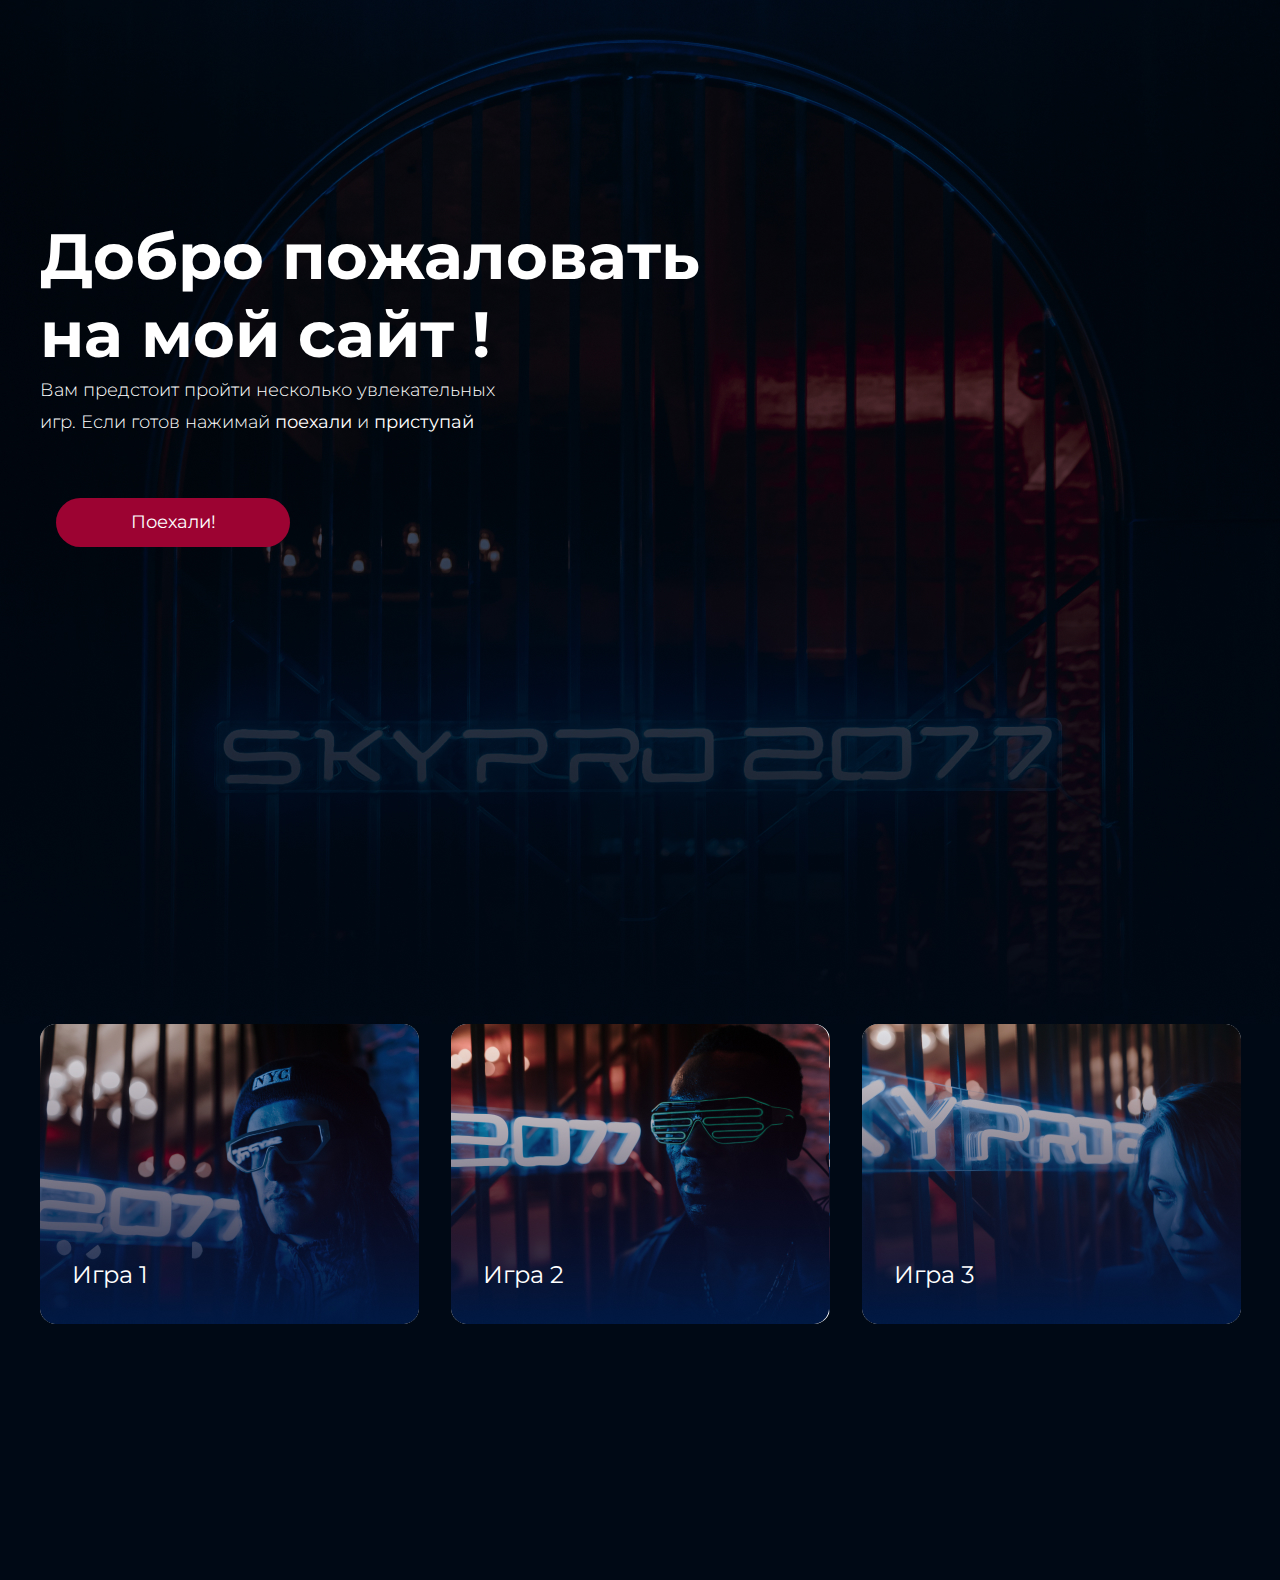
<file: Homework1/index.html>
<!DOCTYPE html>
<html lang="ru">

<head>
    <meta charset="UTF-8">
    <meta name="viewport" content="width=device-width, initial-scale=1.0">
    <title>Homework1</title>
    <link rel="preconnect" href="https://fonts.googleapis.com">
    <link rel="preconnect" href="https://fonts.gstatic.com" crossorigin>
    <link href="https://fonts.googleapis.com/css2?family=Montserrat:wght@400;700&display=swap" rel="stylesheet">
    <link rel="stylesheet" href="style.css">
</head>

<body>
    <div class="top center">
        <div class="top__gradient center">
            <header class="header">
                <h1 class="h1">Добро пожаловать <br> на мой сайт !</h1>
                <p class="p">Вам предстоит пройти несколько увлекательных игр. Если готов нажимай <b>поехали</b> и
                    <b>приступай</b>
                </p>

                <button class="button">Поехали!</button>

            </header>
        </div>
    </div>

    <footer class="footer">
        <section class="footergame">
            <div class="footerimg1">
                <p class="footer__text">Игра 1</p>
            </div>
            <div class="footerimg2">
                <p class="footer__text">Игра 2</p>
            </div>
            <div class="footerimg3">
                <p class="footer__text">Игра 3</p>
            </div>
        </section>
    </footer>

</body>


</html>
</file>
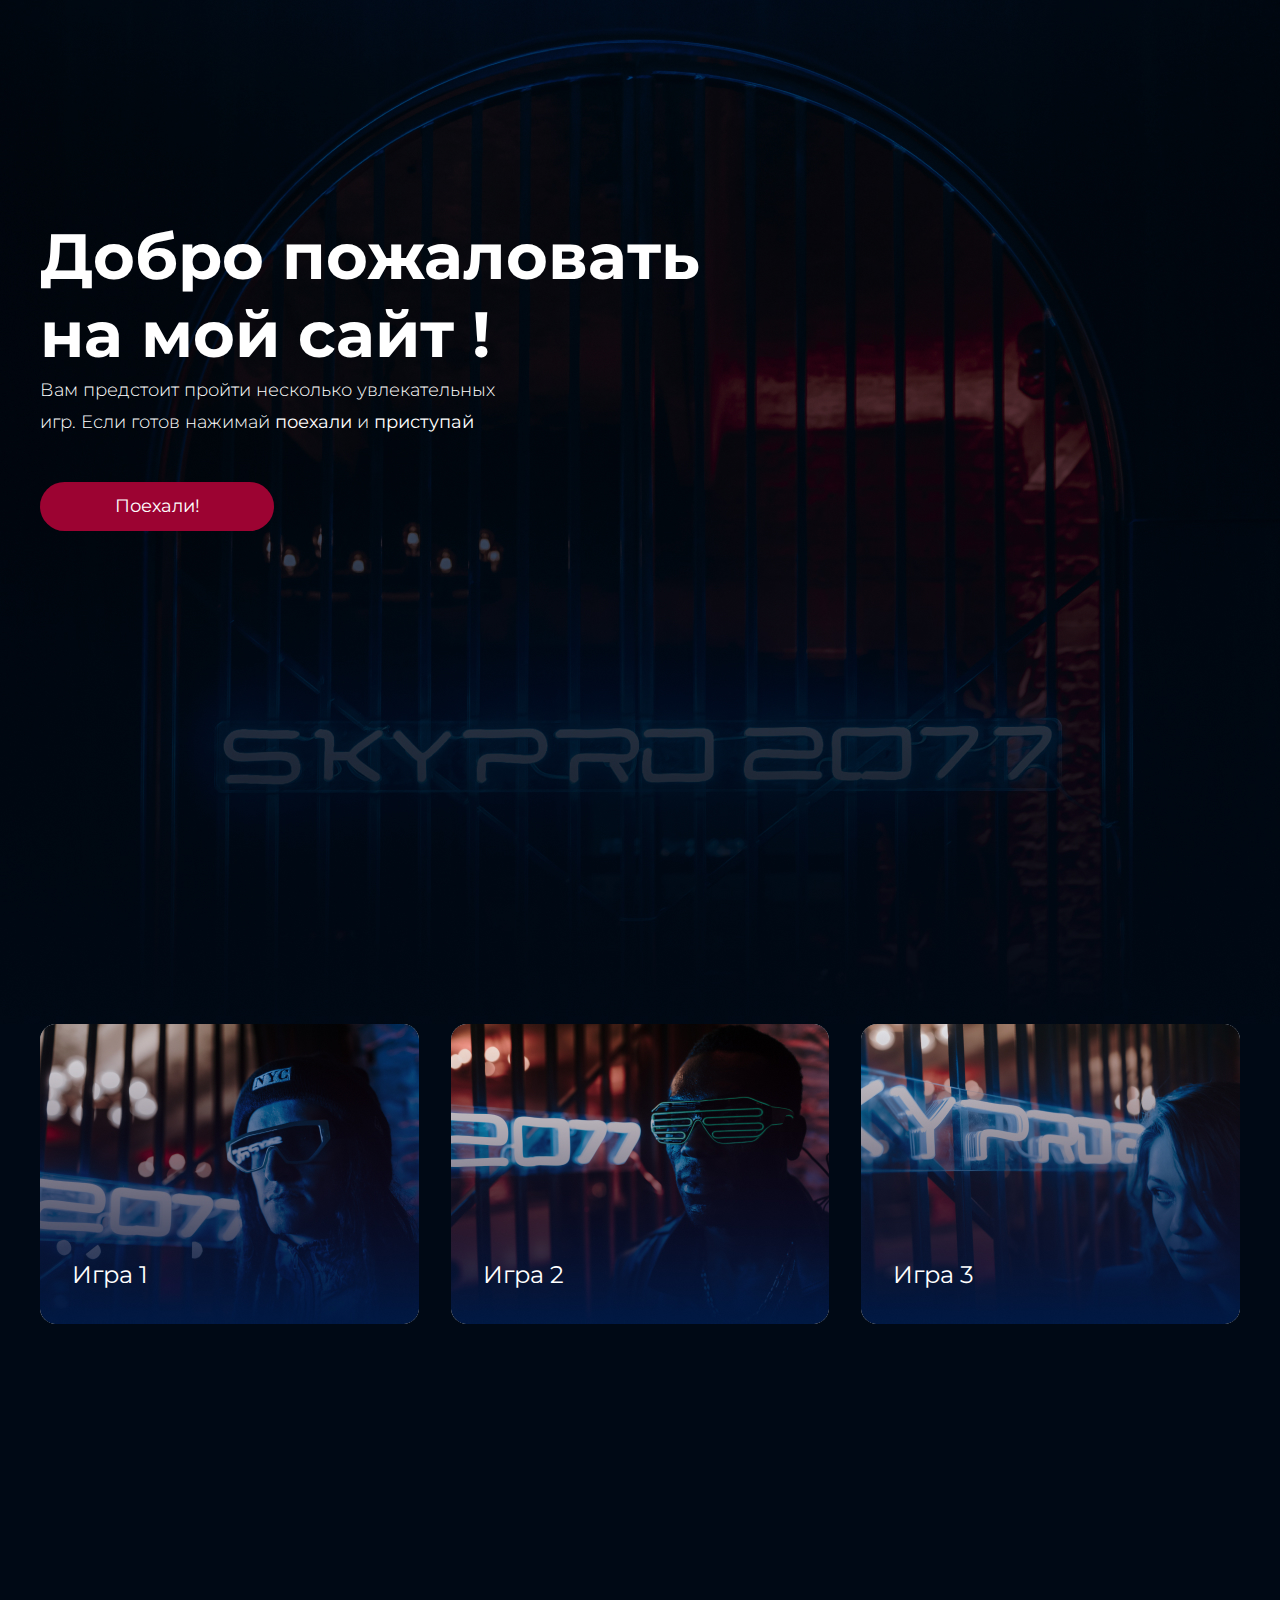
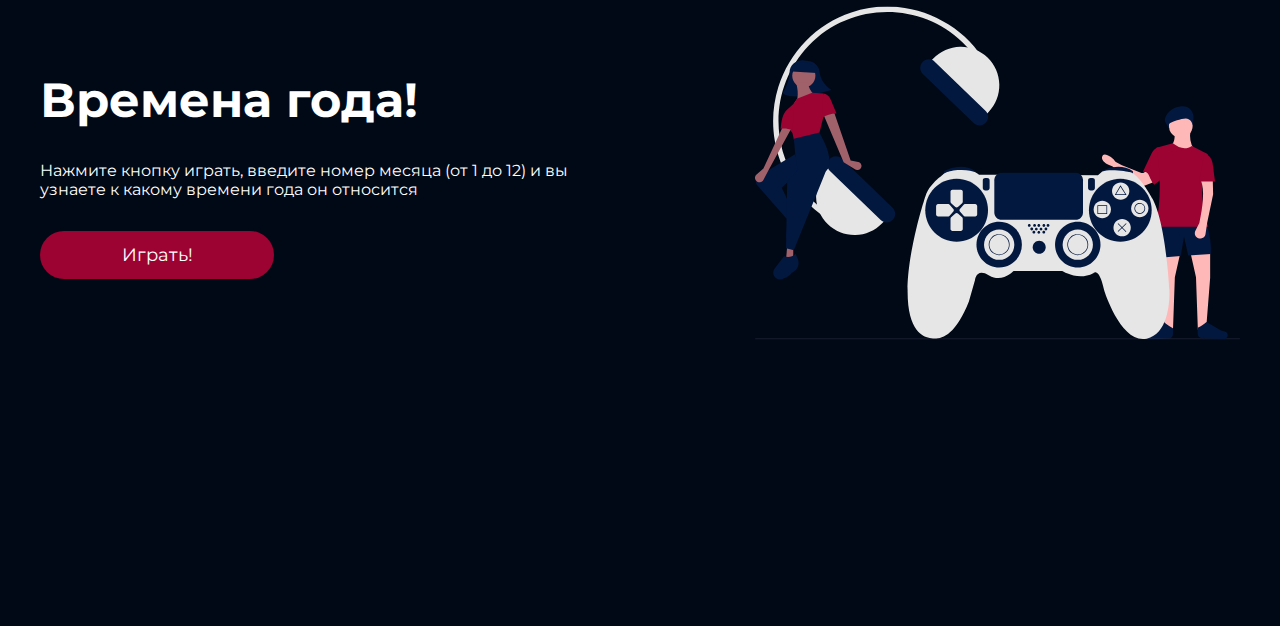
<file: Homework3/index.html>
<!DOCTYPE html>
<html lang="ru">

<head>
    <meta charset="UTF-8">
    <meta name="viewport" content="width=device-width, initial-scale=1.0">
    <title>Homework1</title>
    <link rel="preconnect" href="https://fonts.googleapis.com">
    <link rel="preconnect" href="https://fonts.gstatic.com" crossorigin>
    <link href="https://fonts.googleapis.com/css2?family=Montserrat:wght@400;700&display=swap" rel="stylesheet">
    <link rel="stylesheet" href="style.css">
</head>

<body>
    <div class="top center">
        <div class="top__gradient center">
            <header class="header">
                <h1 class="h1">Добро пожаловать <br> на мой сайт !</h1>
                <p class="p">Вам предстоит пройти несколько увлекательных игр. Если готов нажимай <b>поехали</b> и
                    <b>приступай</b>
                </p>

                <button class="button">Поехали!</button>

            </header>
        </div>
    </div>

    <footer class="footer center">
        <section class="footergame">
            <div class="footerimg1">
                <p class="footer__text">Игра 1</p>
            </div>
            <div class="footerimg2">
                <p class="footer__text">Игра 2</p>
            </div>
            <div class="footerimg3">
                <p class="footer__text">Игра 3</p>
            </div>
        </section>
        <section class="bottomsection">
            <div class="bottomdiv">
                <h3 class="bottomtitle">Времена года!</h3>
                <p class="bottomparagraph">Нажмите кнопку играть, введите номер месяца (от 1 до 12) и вы узнаете к
                    какому
                    времени года он относится</p>
                <button class="button">Играть!</button>
            </div>
            <div>
                <img class="bottomimg" src="img/bottompic.svg" alt="bottompic">
            </div>
        </section>
    </footer>

</body>


</html>
</file>
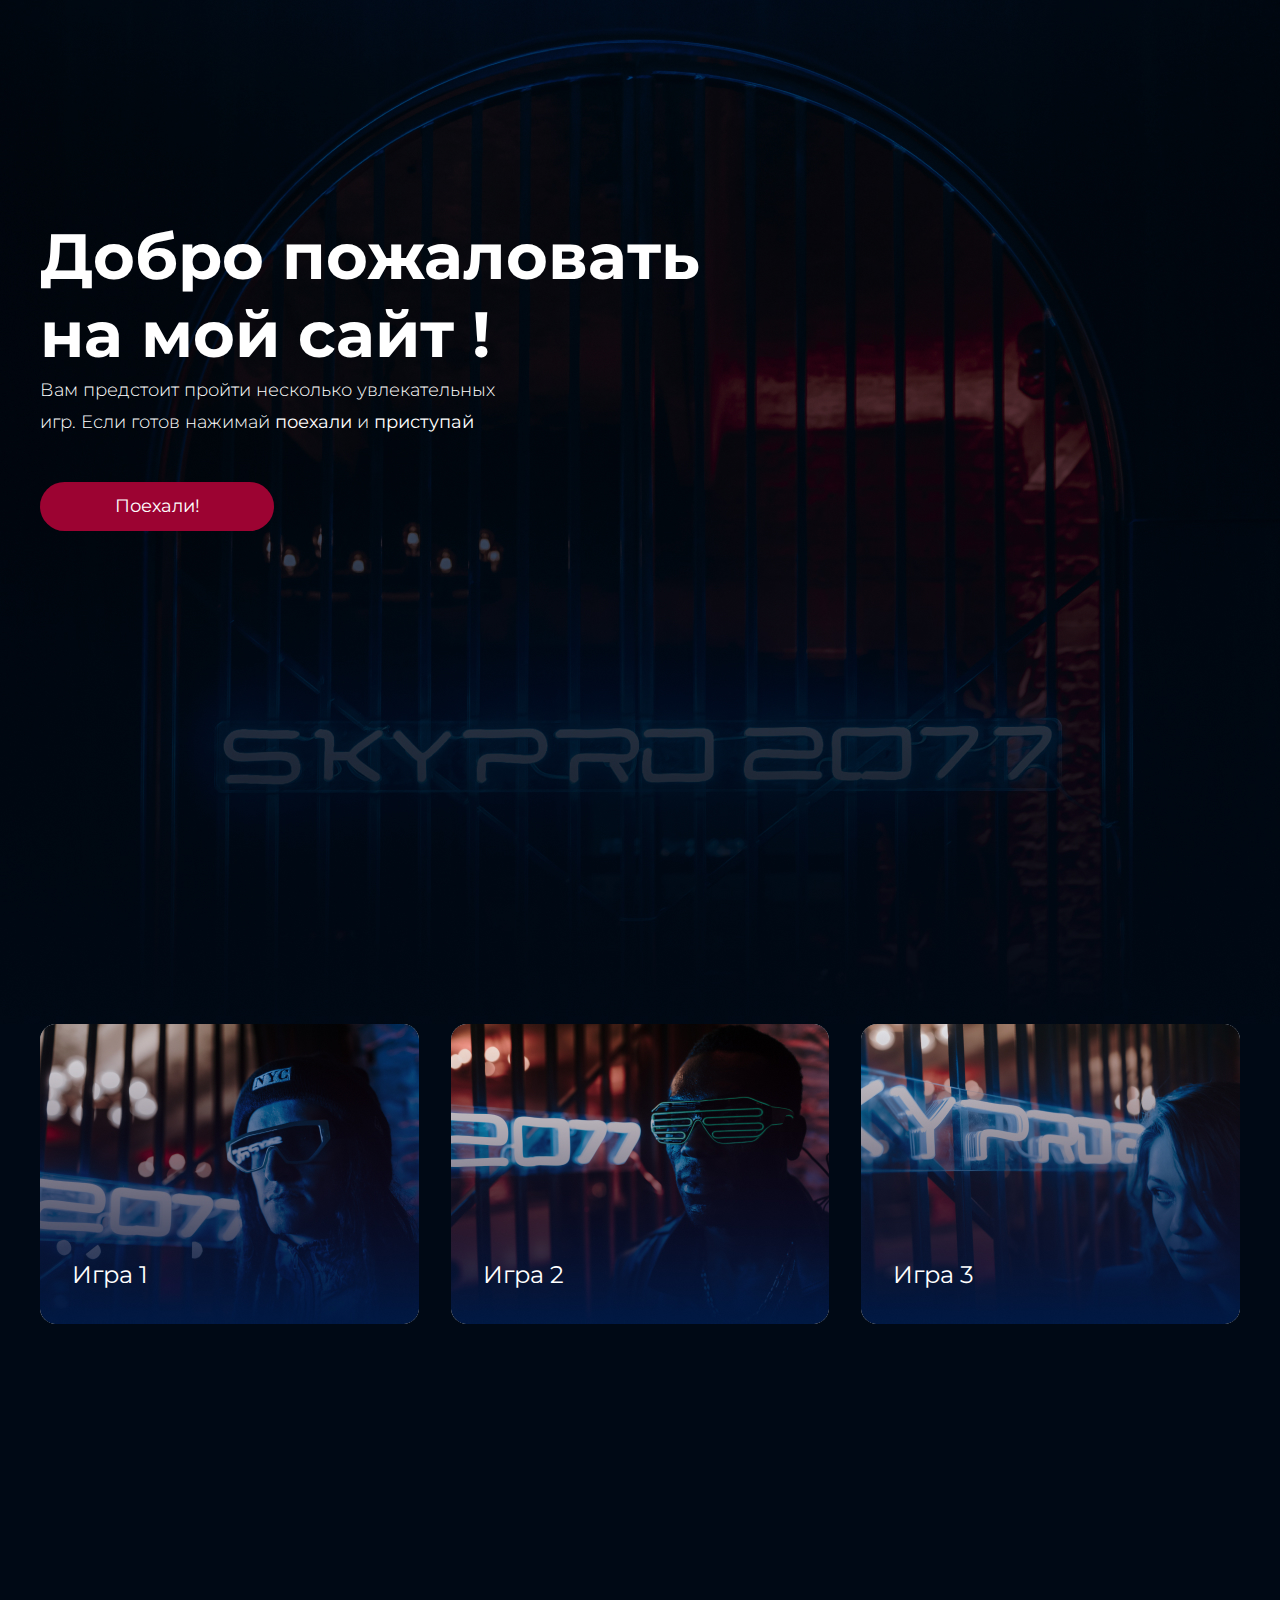
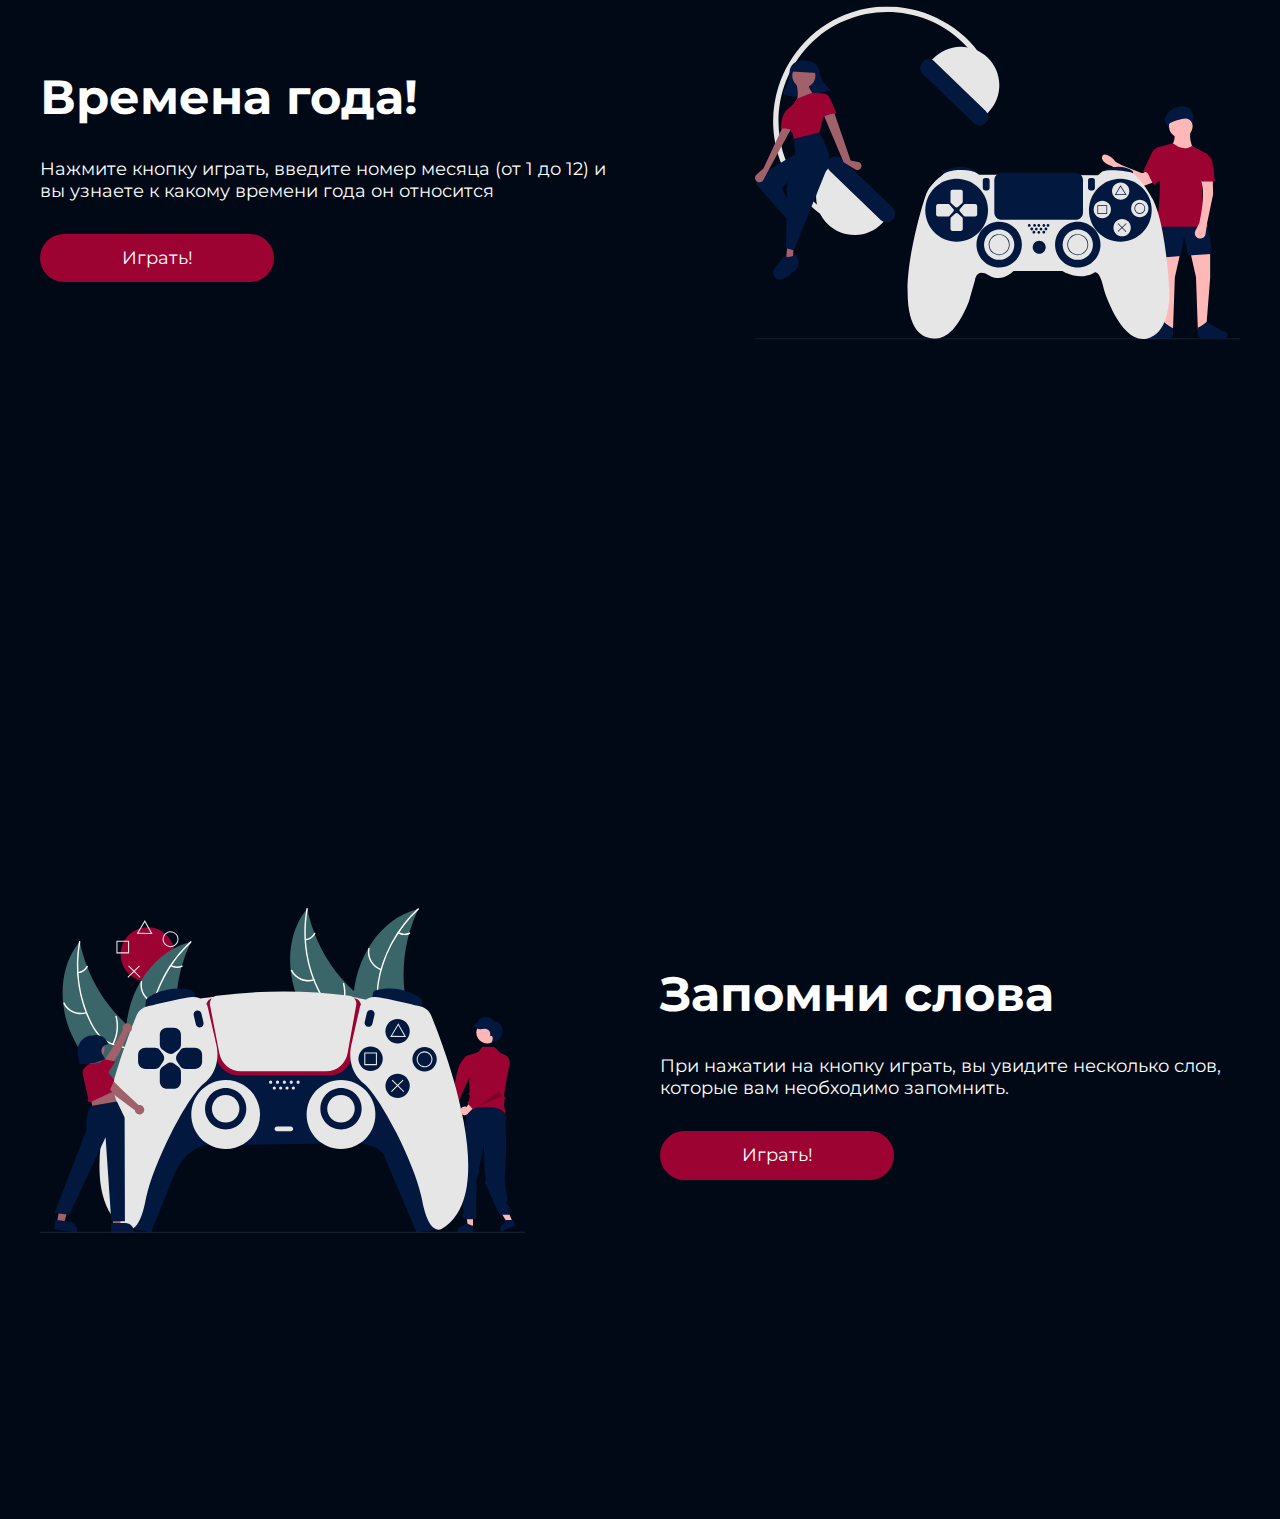
<file: Homework4/index.html>
<!DOCTYPE html>
<html lang="ru">

<head>
    <meta charset="UTF-8">
    <meta name="viewport" content="width=device-width, initial-scale=1.0">
    <title>Homework1</title>
    <link rel="preconnect" href="https://fonts.googleapis.com">
    <link rel="preconnect" href="https://fonts.gstatic.com" crossorigin>
    <link href="https://fonts.googleapis.com/css2?family=Montserrat:wght@400;700&display=swap" rel="stylesheet">
    <link rel="stylesheet" href="style.css">
</head>

<body>
    <div class="top center">
        <div class="top__gradient center">
            <header class="header">
                <h1 class="h1">Добро пожаловать <br> на мой сайт !</h1>
                <p class="p">Вам предстоит пройти несколько увлекательных игр. Если готов нажимай <b>поехали</b> и
                    <b>приступай</b>
                </p>

                <button class="button">Поехали!</button>

            </header>
        </div>
    </div>

    <footer class="footer center">
        <section class="footergame">
            <div class="footerimg1">
                <p class="footer__text">Игра 1</p>
            </div>
            <div class="footerimg2">
                <p class="footer__text">Игра 2</p>
            </div>
            <div class="footerimg3">
                <p class="footer__text">Игра 3</p>
            </div>
        </section>
        <section class="bottomsection">
            <div class="bottomdiv">
                <h3 class="bottomtitle">Времена года!</h3>
                <p class="bottomparagraph">Нажмите кнопку играть, введите номер месяца (от 1 до 12) и вы узнаете к
                    какому
                    времени года он относится</p>
                <button class="button">Играть!</button>
            </div>
            <div>
                <img class="bottomimg" src="img/bottompic.svg" alt="bottompic">
            </div>
        </section>
        <section class="bottomsection2">
            <div>
                <img class="bottomimg" src="img/bottom2pic.svg" alt="bottom2pic">
            </div>
            <div class="bottomdiv2">
                <h4 class="bottomtitle">Запомни слова</h4>
                <p class="bottomparagraph">При нажатии на кнопку играть, вы увидите несколько слов, которые вам необходимо запомнить.</p>
                <button class="button">Играть!</button>
            </div>
        </section>
    </footer>

</body>


</html>
</file>
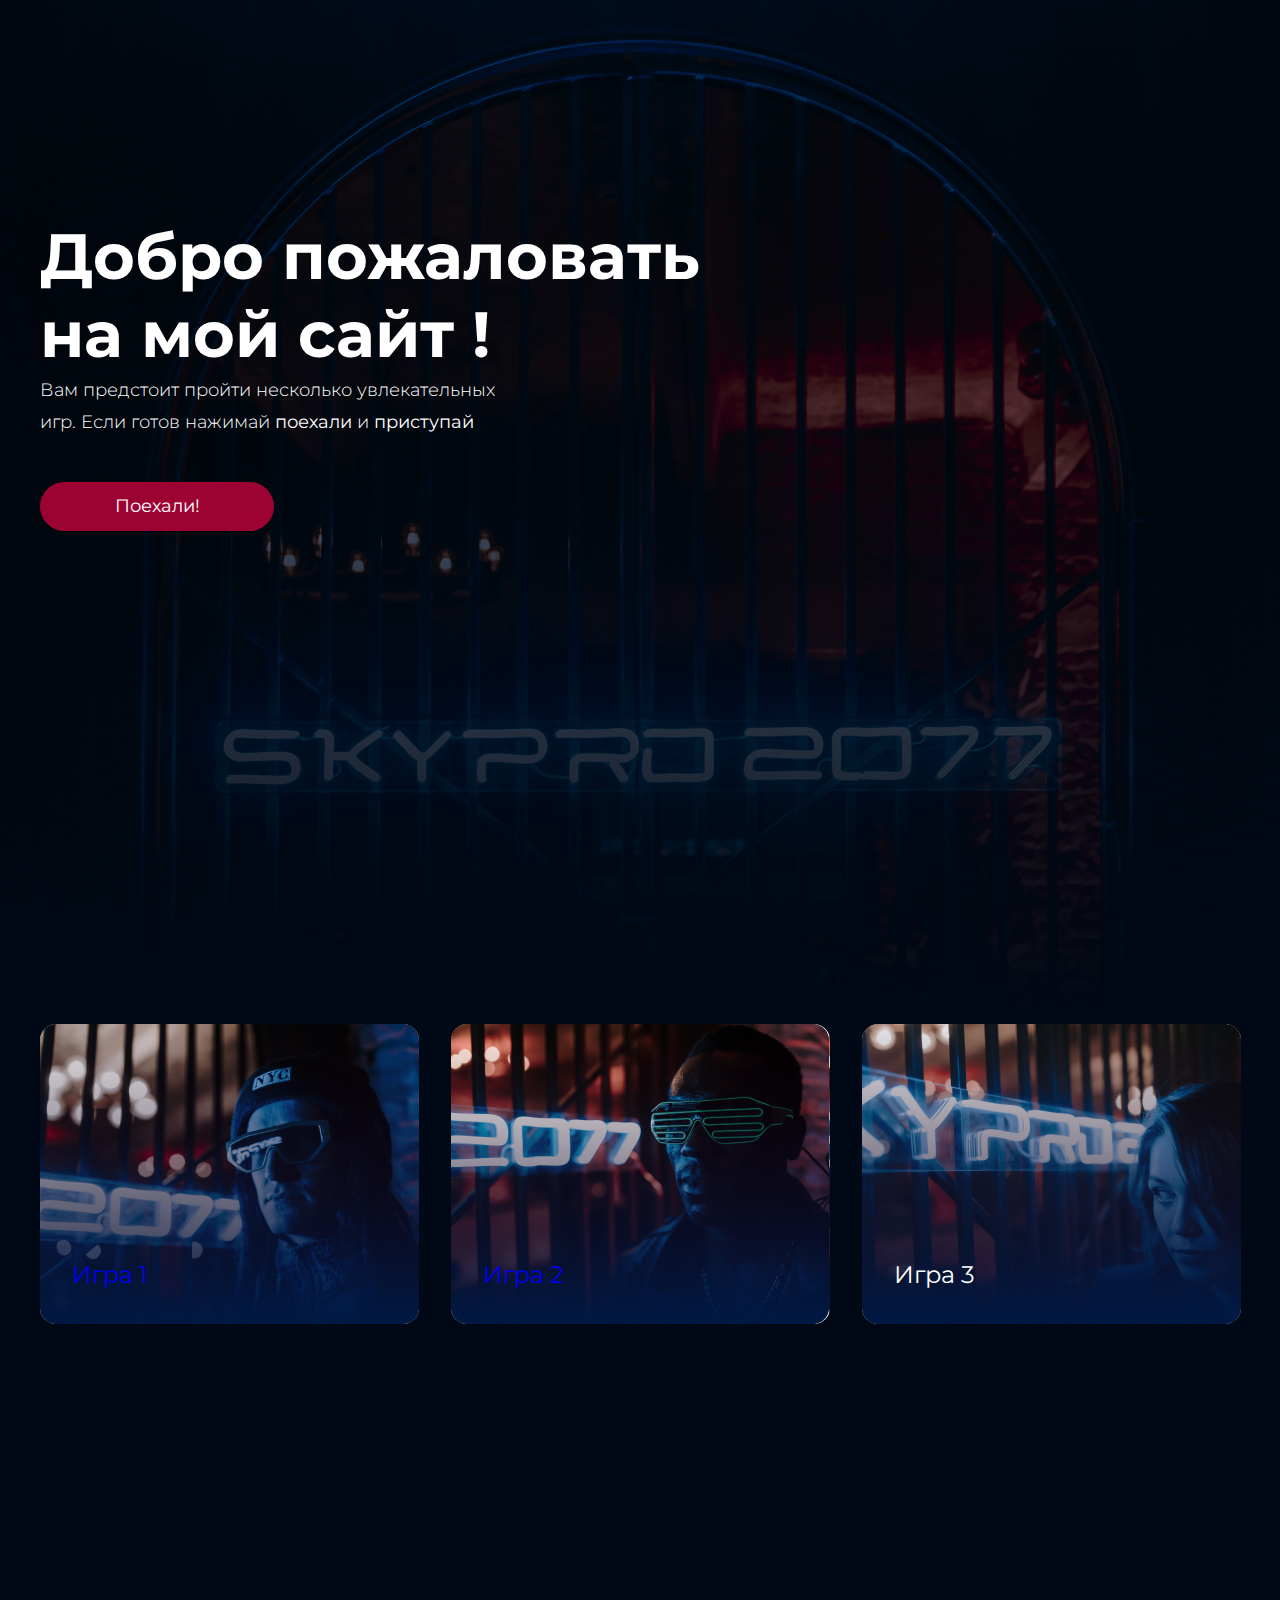
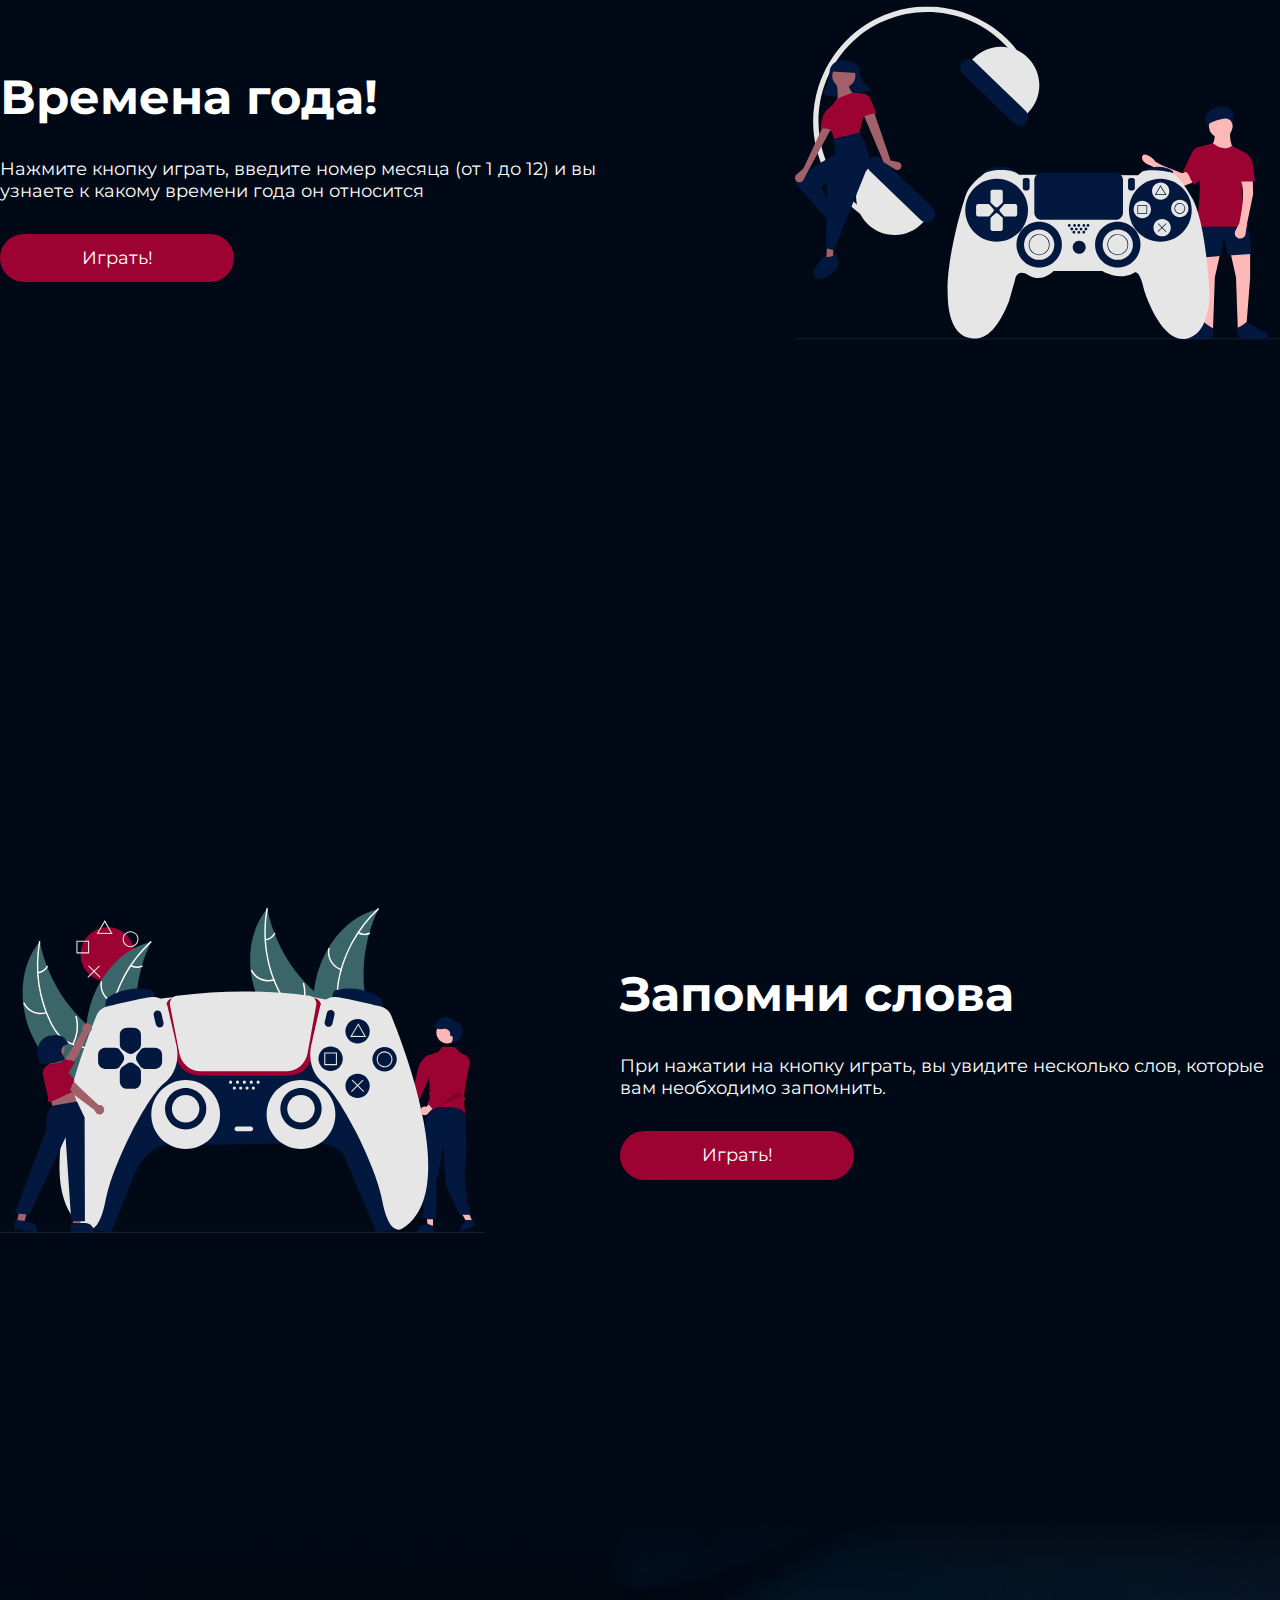
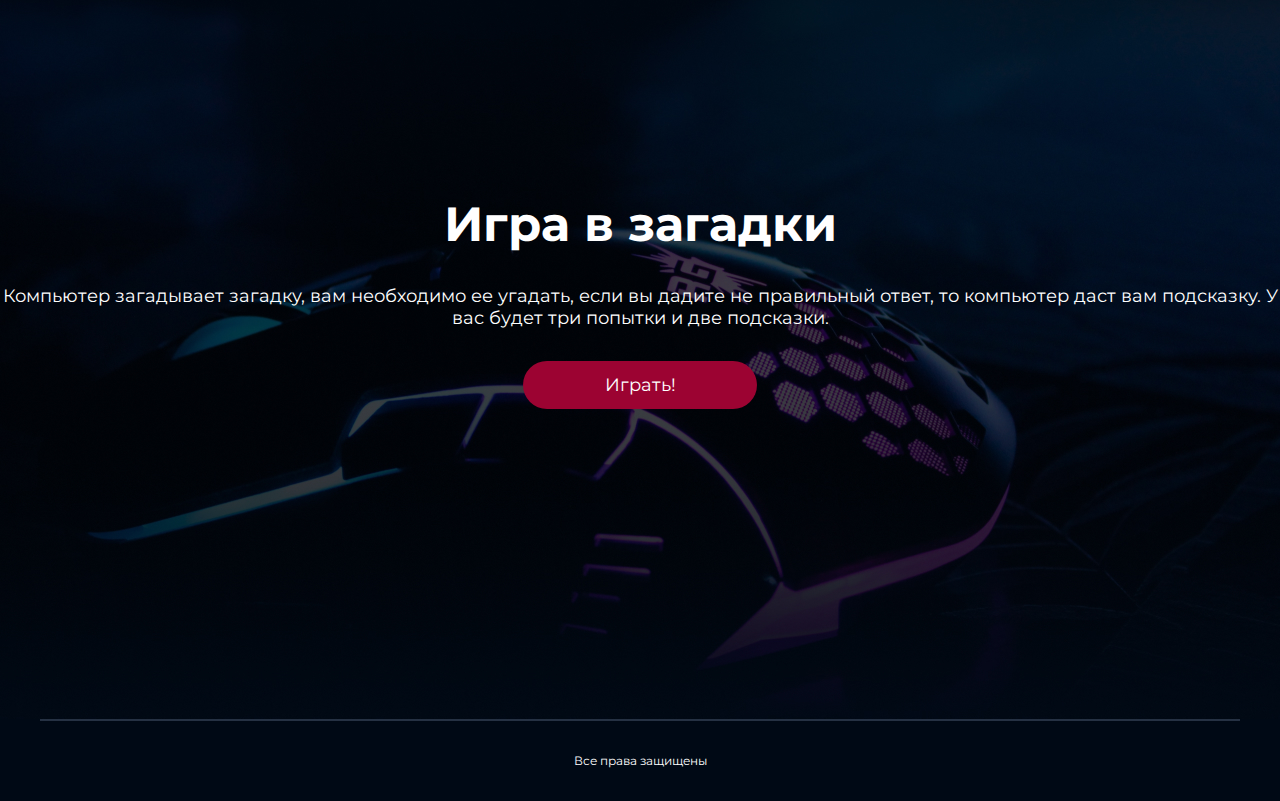
<file: Homework7/index.html>
<!DOCTYPE html>
<html lang="ru">

<head>
    <meta charset="UTF-8">
    <meta name="viewport" content="width=device-width, initial-scale=1.0">
    <title>Homework1</title>
    <link rel="preconnect" href="https://fonts.googleapis.com">
    <link rel="preconnect" href="https://fonts.gstatic.com" crossorigin>
    <link href="https://fonts.googleapis.com/css2?family=Montserrat:wght@400;700&display=swap" rel="stylesheet">
    <link rel="stylesheet" href="style.css">
</head>

<body>
    <div class="top center">
        <div class="top__gradient center">
            <header class="header">
                <h1 class="h1">Добро пожаловать <br> на мой сайт !</h1>
                <p class="p">Вам предстоит пройти несколько увлекательных игр. Если готов нажимай <b>поехали</b>
                    и
                    <b>приступай</b>
                </p>

                <button class="button">Поехали!</button>

            </header>
        </div>
    </div>


    <section class="footergame">

        <a href="#game1">
            <div class="footerimg1">
                <p class="footer__text">Игра 1</p>
            </div>
        </a>

        <a href="#game2">
            <div class="footerimg2">
                <p class="footer__text">Игра 2</p>
            </div>
        </a>


        <div class="footerimg3">
            <p class="footer__text">Игра 3</p>
        </div>
    </section>

    <div class="body">
        <section class="bottomsection" id="game1">
            <div class="bottomdiv">
                <h3 class="bottomtitle">Времена года!</h3>
                <p class="bottomparagraph">Нажмите кнопку играть, введите номер месяца (от 1 до 12) и вы узнаете
                    к
                    какому
                    времени года он относится</p>
                <button class="button" onclick="monthNumber()">Играть!</button>
            </div>
            <div>
                <img class="bottomimg" src="img/bottompic.svg" alt="bottompic">
            </div>
        </section>
        <section class="bottomsection2" id="game2">
            <div>
                <img class="bottomimg" src="img/bottom2pic.svg" alt="bottom2pic">
            </div>
            <div class="bottomdiv2">
                <h4 class="bottomtitle">Запомни слова</h4>
                <p class="bottomparagraph">При нажатии на кнопку играть, вы увидите несколько слов, которые вам
                    необходимо запомнить.</p>
                <button class="button" onclick="getWord()">Играть!</button>
            </div>
        </section>
        <section class="bottomsection3">
            <div class="bottomdiv3">
                <h4 class="bottomtitle">Игра в загадки</h4>
                <p class="bottomparagraph2">Компьютер загадывает загадку, вам необходимо ее угадать, если вы
                    дадите не
                    правильный ответ, то компьютер даст вам подсказку. У вас будет три попытки и две подсказки.
                </p>
                <button class="button">Играть!</button>
            </div>
        </section>
    </div>



    <footer class="footer center">
        <hr style="border: 1px solid #B8D4FF33;">
        <p class="bottomparagraph3">Все права защищены</p>
    </footer>

    <script src="script.js"></script>
</body>


</html>
</file>
<file: Homework1/style.css>
* {
  margin: 0;
  padding: 0;
}

body {
  font-family: "Montserrat", sans-serif;
  color: #FFFFFF;
}

a {
  text-decoration: none;
}

.center {
  padding-left: calc(50% - 600px);
  padding-right: calc(50% - 600px);
}

.top {
  background-image: url(img/toppic.jpg);
  height: 1024px;
  background-repeat: no-repeat;
  background-position: center;
  background-size: cover;
}

.header {
  padding-top: 217px;
}

.h1 {
  font-size: 64px;
  text-align: left;
  height: 125.01px;
  width: 788px;
}

.p {
  padding-top: 32px;
  padding-bottom: 44px;
  font-size: 18px;
  font-weight: 300;
  line-height: 32px;
  letter-spacing: 0px;
  text-align: left;
  width: 481px;
}

.button {
  color: #FFFFFF;
  border: none;
  font-family: Montserrat;
  font-size: 18px;
  background-color: #9C0332;
  margin: 16px;
  border-radius: 30px;
  width: 234px;
  height: 48.6px;
}

.footer {
  background-color: #000915;
  height: 556px;
  background-repeat: no-repeat;
  background-position: center;
  background-size: cover;
}

.footergame {
  background-color: #000915;
  display: flex;
  gap: 32px;
  flex-direction: row;
  flex-wrap: wrap;
  align-content: center;
  justify-content: center;
}

.footerimg1 {
  width: 379px;
  height: 300px;
  border-radius: 16px;
  background-image: url(img/game1.jpg);
}

.footerimg2 {
  width: 379px;
  height: 300px;
  border-radius: 16px;
  background-image: url(img/game2.jpg);
}

.footerimg3 {
  width: 379px;
  height: 300px;
  border-radius: 16px;
  background-image: url(img/game3.jpg);
}

.footer__text {
  font-size: 24px;
  padding-top: 236px;
  padding-left: 32px;
  padding-bottom: 32px;
}

@media (max-width: 767px) {
  .center {
    padding-left: 16px;
    padding-right: 16px;
  }
  .top {
    height: 735px;
    background-image: url(img/toppicmob.jpg);
    display: flex;
    flex-direction: column;
    flex-wrap: wrap;
    align-content: center;
  }
  .h1 {
    font-size: 32px;
    text-align: center;
    width: 343px;
    height: auto;
  }
  .header {
    padding-top: 238px;
    display: flex;
    flex-direction: column;
    align-items: center;
  }
  .p {
    line-height: 22px;
    padding-bottom: 32px;
    width: 343px;
    font-size: 14px;
    text-align: center;
  }
  .button {
    margin: 0;
  }
  .footergame {
    padding-top: 128px;
    padding-bottom: 127px;
  }
  .footerimg1 {
    width: 343px;
  }
  .footerimg2 {
    width: 343px;
  }
  .footerimg3 {
    width: 343px;
  }
}
</file>
<file: Homework3/style.css>
* {
  margin: 0;
  padding: 0;
}

body {
  font-family: "Montserrat", sans-serif;
  color: #FFFFFF;
}

a {
  text-decoration: none;
}

.center {
  padding-left: calc(50% - 600px);
  padding-right: calc(50% - 600px);
}

.top {
  background-image: url(img/toppic.jpg);
  height: 1024px;
  background-repeat: no-repeat;
  background-position: center;
  background-size: cover;
}

.header {
  padding-top: 217px;
}

.h1 {
  font-size: 64px;
  text-align: left;
  height: 125.01px;
  width: 788px;
}

.p {
  padding-top: 32px;
  padding-bottom: 44px;
  font-size: 18px;
  font-weight: 300;
  line-height: 32px;
  letter-spacing: 0px;
  text-align: left;
  width: 481px;
}

.button {
  color: #FFFFFF;
  border: none;
  font-family: Montserrat;
  font-size: 18px;
  background-color: #9C0332;
  border-radius: 30px;
  width: 234px;
  height: 48.6px;
}

.footer {
  background-color: #000915;
  background-repeat: no-repeat;
  background-position: center;
  background-size: cover;
}

.footergame {
  background-color: #000915;
  display: flex;
  gap: 32px;
  flex-direction: row;
  align-content: center;
  justify-content: center;
}

.footerimg1 {
  width: 379px;
  height: 300px;
  border-radius: 16px;
  background-image: url(img/game1.jpg);
}

.footerimg1:hover {
  border: 3px solid  #44D2FF;
  border-radius: 16px;
}

.footerimg2 {
  width: 379px;
  height: 300px;
  border-radius: 16px;
  background-image: url(img/game2.jpg);
}

.footerimg2:hover {
  border: 3px solid  #44D2FF;
  border-radius: 16px;
}

.footerimg3 {
  width: 379px;
  height: 300px;
  border-radius: 16px;
  background-image: url(img/game3.jpg);
}

.footerimg3:hover {
  border: 3px solid  #44D2FF;
  border-radius: 16px;
}

.footer__text {
  font-size: 24px;
  padding-top: 236px;
  padding-left: 32px;
  padding-bottom: 32px;
}

.bottomsection {
  padding-top: 282px;
  padding-bottom: 282px;
  display: flex;
  flex-direction: row;
  align-items: center;
  gap: 135px;
}

.bottomtitle {
  font-size: 48px;
}

.bottomparagraph {
  padding-top: 32px;
  padding-bottom: 32px;
}

.bottomimg {
  width: 485px;
}



@media (max-width: 767px) {
  .center {
    padding-left: 16px;
    padding-right: 16px;
  }
  .top {
    height: 735px;
    background-image: url(img/toppicmob.jpg);
    display: flex;
    flex-direction: column;
    flex-wrap: wrap;
    align-content: center;
  }
  .h1 {
    font-size: 32px;
    text-align: center;
    width: 343px;
    height: auto;
  }
  .header {
    padding-top: 238px;
    display: flex;
    flex-direction: column;
    align-items: center;
  }
  .p {
    line-height: 22px;
    padding-bottom: 32px;
    width: 343px;
    font-size: 14px;
    text-align: center;
  }
  .button {
    margin: 0;
  }
  .footergame {
    padding-top: 128px;
    padding-bottom: 127px;
    flex-wrap: wrap;
  }
  .footerimg1 {
    width: 343px;
  }
  .footerimg2 {
    width: 343px;
  }
  .footerimg3 {
    width: 343px;
  }

  .bottomsection {
    flex-wrap: wrap;
    flex-direction: column;
    gap: 64px;
    padding-bottom: 85px;
    padding-top: 51px;
  }

  .bottomdiv {
    display: flex;
    flex-direction: column;
    align-items: center;
  }

  .bottomtitle {
    font-size: 32px;
  }

  .bottomimg {
    width: 344px;
  }
}
</file>
<file: Homework4/style.css>
* {
  margin: 0;
  padding: 0;
}

body {
  font-family: "Montserrat", sans-serif;
  color: #FFFFFF;
}

a {
  text-decoration: none;
}

.center {
  padding-left: calc(50% - 600px);
  padding-right: calc(50% - 600px);
}

.top {
  background-image: url(img/toppic.jpg);
  height: 1024px;
  background-repeat: no-repeat;
  background-position: center;
  background-size: cover;
}

.header {
  padding-top: 217px;
}

.h1 {
  font-size: 64px;
  text-align: left;
  height: 125.01px;
  width: 788px;
}

.p {
  padding-top: 32px;
  padding-bottom: 44px;
  font-size: 18px;
  font-weight: 300;
  line-height: 32px;
  letter-spacing: 0px;
  text-align: left;
  width: 481px;
}

.button {
  color: #FFFFFF;
  border: none;
  font-family: Montserrat;
  font-size: 18px;
  background-color: #9C0332;
  border-radius: 30px;
  width: 234px;
  height: 48.6px;
}

.footer {
  background-color: #000915;
  background-repeat: no-repeat;
  background-position: center;
  background-size: cover;
}

.footergame {
  background-color: #000915;
  display: flex;
  gap: 32px;
  flex-direction: row;
  align-content: center;
  justify-content: center;
}

.footerimg1 {
  width: 379px;
  height: 300px;
  border-radius: 16px;
  background-image: url(img/game1.jpg);
}

.footerimg1:hover {
  border: 3px solid  #44D2FF;
  border-radius: 16px;
}

.footerimg2 {
  width: 379px;
  height: 300px;
  border-radius: 16px;
  background-image: url(img/game2.jpg);
}

.footerimg2:hover {
  border: 3px solid  #44D2FF;
  border-radius: 16px;
}

.footerimg3 {
  width: 379px;
  height: 300px;
  border-radius: 16px;
  background-image: url(img/game3.jpg);
}

.footerimg3:hover {
  border: 3px solid  #44D2FF;
  border-radius: 16px;
}

.footer__text {
  font-size: 24px;
  padding-top: 236px;
  padding-left: 32px;
  padding-bottom: 32px;
}

.bottomsection {
  padding-top: 282px;
  padding-bottom: 282px;
  display: flex;
  flex-direction: row;
  align-items: center;
  gap: 135px;
}

.bottomsection2 {
  padding-top: 282px;
  padding-bottom: 282px;
  display: flex;
  flex-direction: row;
  align-items: center;
  gap: 135px;
}

.bottomtitle {
  font-size: 48px;
}

.bottomparagraph {
  padding-top: 32px;
  padding-bottom: 32px;
  font-size: 18px;
}

.bottomimg {
  width: 485px;
}



@media (max-width: 767px) {
  .center {
    padding-left: 16px;
    padding-right: 16px;
  }
  .top {
    height: 735px;
    background-image: url(img/toppicmob.jpg);
    display: flex;
    flex-direction: column;
    flex-wrap: wrap;
    align-content: center;
  }
  .h1 {
    font-size: 32px;
    text-align: center;
    width: 343px;
    height: auto;
  }
  .header {
    padding-top: 238px;
    display: flex;
    flex-direction: column;
    align-items: center;
  }
  .p {
    line-height: 22px;
    padding-bottom: 32px;
    width: 343px;
    font-size: 14px;
    text-align: center;
  }
  .button {
    margin: 0;
  }
  .footergame {
    padding-top: 128px;
    padding-bottom: 127px;
    flex-wrap: wrap;
  }
  .footerimg1 {
    width: 343px;
  }
  .footerimg2 {
    width: 343px;
  }
  .footerimg3 {
    width: 343px;
  }

  .bottomsection {
    flex-wrap: wrap;
    flex-direction: column;
    gap: 64px;
    padding-bottom: 85px;
    padding-top: 51px;
  }

  .bottomsection2 {
    padding-top: 51px;
    padding-bottom: 90px;
    display: flex;
    flex-direction: column-reverse;
    gap: 64pxpx;
    flex-wrap: wrap;
    align-content: center;
    align-items: center;
    justify-content: center;
}

  .bottomdiv {
    display: flex;
    flex-direction: column;
    align-items: center;
  }

  .bottomdiv2 {
    display: flex;
    flex-direction: column;
    align-items: center;
  }

  .bottomtitle {
    font-size: 32px;
  }

  .bottomimg {
    width: 344px;
  }
}
</file>
<file: Homework7/style.css>
* {
  margin: 0;
  padding: 0;
}

body {
  font-family: "Montserrat", sans-serif;
  color: #FFFFFF;
}

a {
  text-decoration: none;
}

.center {
  padding-left: calc(50% - 600px);
  padding-right: calc(50% - 600px);
}

.top {
  background-image: url(img/toppic.jpg);
  height: 1024px;
  background-repeat: no-repeat;
  background-position: center;
  background-size: cover;
}

.header {
  padding-top: 217px;
}

.h1 {
  font-size: 64px;
  text-align: left;
  height: 125.01px;
  width: 788px;
}

.p {
  padding-top: 32px;
  padding-bottom: 44px;
  font-size: 18px;
  font-weight: 300;
  line-height: 32px;
  letter-spacing: 0px;
  text-align: left;
  width: 481px;
}

.button {
  color: #FFFFFF;
  border: none;
  font-family: Montserrat;
  font-size: 18px;
  background-color: #9C0332;
  border-radius: 30px;
  width: 234px;
  height: 48.6px;
}

.body {
  background-color: #000915;
  background-repeat: no-repeat;
  background-position: center;
  background-size: cover;
}

.footer {
  background-color: #000915;
  background-repeat: no-repeat;
  background-position: center;
  background-size: cover;
}

.footergame {
  background-color: #000915;
  display: flex;
  gap: 32px;
  flex-direction: row;
  align-content: center;
  justify-content: center;
}

.footerimg1 {
  width: 379px;
  height: 300px;
  border-radius: 16px;
  background-image: url(img/game1.jpg);
}

.footerimg1:hover {
  border: 3px solid  #44D2FF;
  border-radius: 16px;
}

.footerimg2 {
  width: 379px;
  height: 300px;
  border-radius: 16px;
  background-image: url(img/game2.jpg);
}

.footerimg2:hover {
  border: 3px solid  #44D2FF;
  border-radius: 16px;
}

.footerimg3 {
  width: 379px;
  height: 300px;
  border-radius: 16px;
  background-image: url(img/game3.jpg);
}

.footerimg3:hover {
  border: 3px solid  #44D2FF;
  border-radius: 16px;
}

.footer__text {
  text-decoration-color: white;
  font-size: 24px;
  padding-top: 236px;
  padding-left: 32px;
  padding-bottom: 32px;
}

.bottomsection {
  padding-top: 282px;
  padding-bottom: 282px;
  display: flex;
  flex-direction: row;
  align-items: center;
  gap: 135px;
}

.bottomsection2 {
  padding-top: 282px;
  padding-bottom: 282px;
  display: flex;
  flex-direction: row;
  align-items: center;
  gap: 135px;
}

.bottomsection3 {
  background-image: url(img/riddles.jpg);
  height: 800px;
  background-repeat: no-repeat;
  background-position: center;
  background-size: cover;
}

.bottomdiv3 {
  display: flex;
  flex-direction: column;
  align-items: center;
  padding-top: 276px;
}

.bottomtitle {
  font-size: 48px;
}

.bottomparagraph {
  padding-top: 32px;
  padding-bottom: 32px;
  font-size: 18px;
}

.bottomparagraph2 {
  padding-top: 32px;
  padding-bottom: 32px;
  font-size: 18px;
  text-align: center;
}

.bottomparagraph3 {
  text-align: center;
  font-size: 12px;
  padding-top: 32.5px;
  padding-bottom: 32.5px;
  border-color: #B8D4FF;
  border-top: 1px;
}

.bottomimg {
  width: 485px;
}



@media (max-width: 767px) {
  .center {
    padding-left: 16px;
    padding-right: 16px;
  }
  .top {
    height: 735px;
    background-image: url(img/toppicmob.jpg);
    display: flex;
    flex-direction: column;
    flex-wrap: wrap;
    align-content: center;
  }
  .h1 {
    font-size: 32px;
    text-align: center;
    width: 343px;
    height: auto;
  }
  .header {
    padding-top: 238px;
    display: flex;
    flex-direction: column;
    align-items: center;
  }
  .p {
    line-height: 22px;
    padding-bottom: 32px;
    width: 343px;
    font-size: 14px;
    text-align: center;
  }
  .button {
    margin: 0;
  }
  .footergame {
    padding-top: 128px;
    padding-bottom: 127px;
    flex-wrap: wrap;
  }
  .footerimg1 {
    width: 343px;
  }
  .footerimg2 {
    width: 343px;
  }
  .footerimg3 {
    width: 343px;
  }

  .bottomsection {
    flex-wrap: wrap;
    flex-direction: column;
    gap: 64px;
    padding-bottom: 85px;
    padding-top: 51px;
  }

  .bottomsection2 {
    padding-top: 51px;
    padding-bottom: 90px;
    display: flex;
    flex-direction: column-reverse;
    gap: 64pxpx;
    flex-wrap: wrap;
    align-content: center;
    align-items: center;
    justify-content: center;
}

  .bottomdiv {
    display: flex;
    flex-direction: column;
    align-items: center;
  }

  .bottomdiv2 {
    display: flex;
    flex-direction: column;
    align-items: center;
  }

  .bottomtitle {
    font-size: 32px;
  }

  .bottomimg {
    width: 344px;
  }
}
</file>
